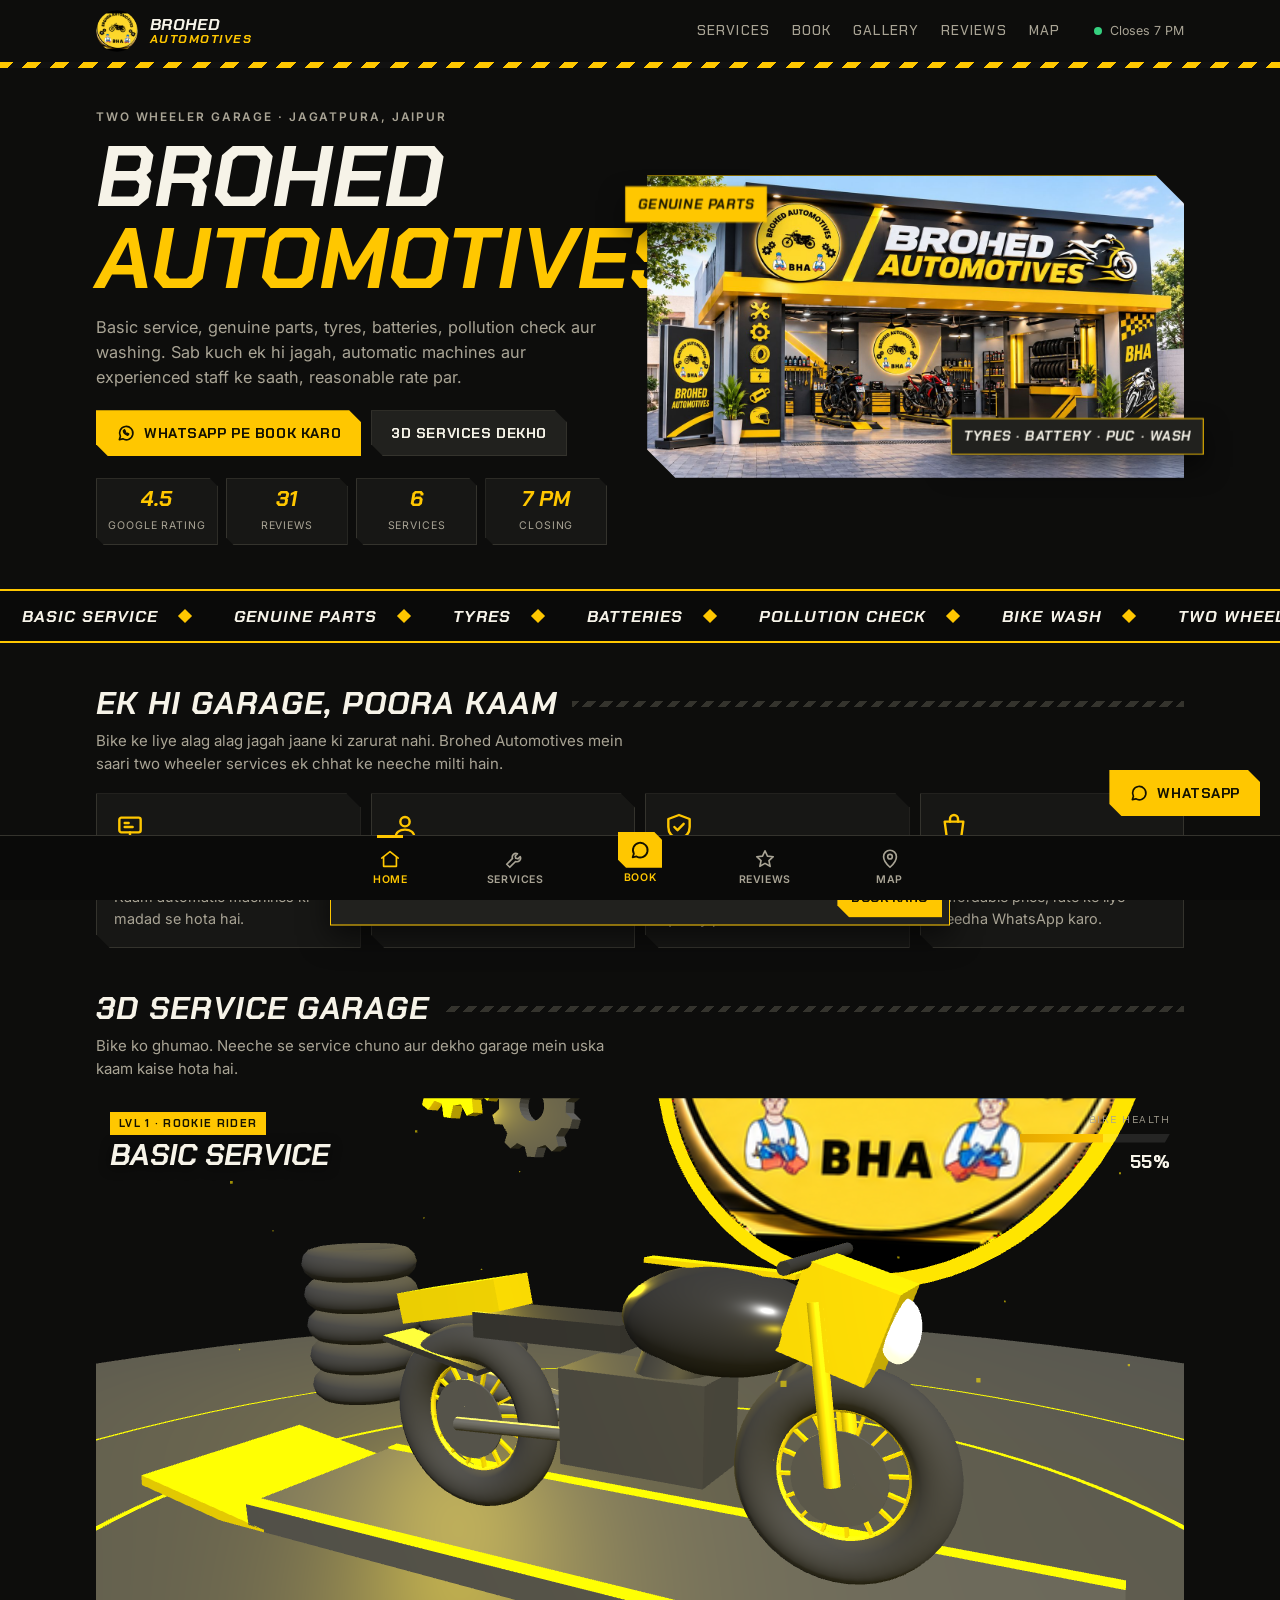
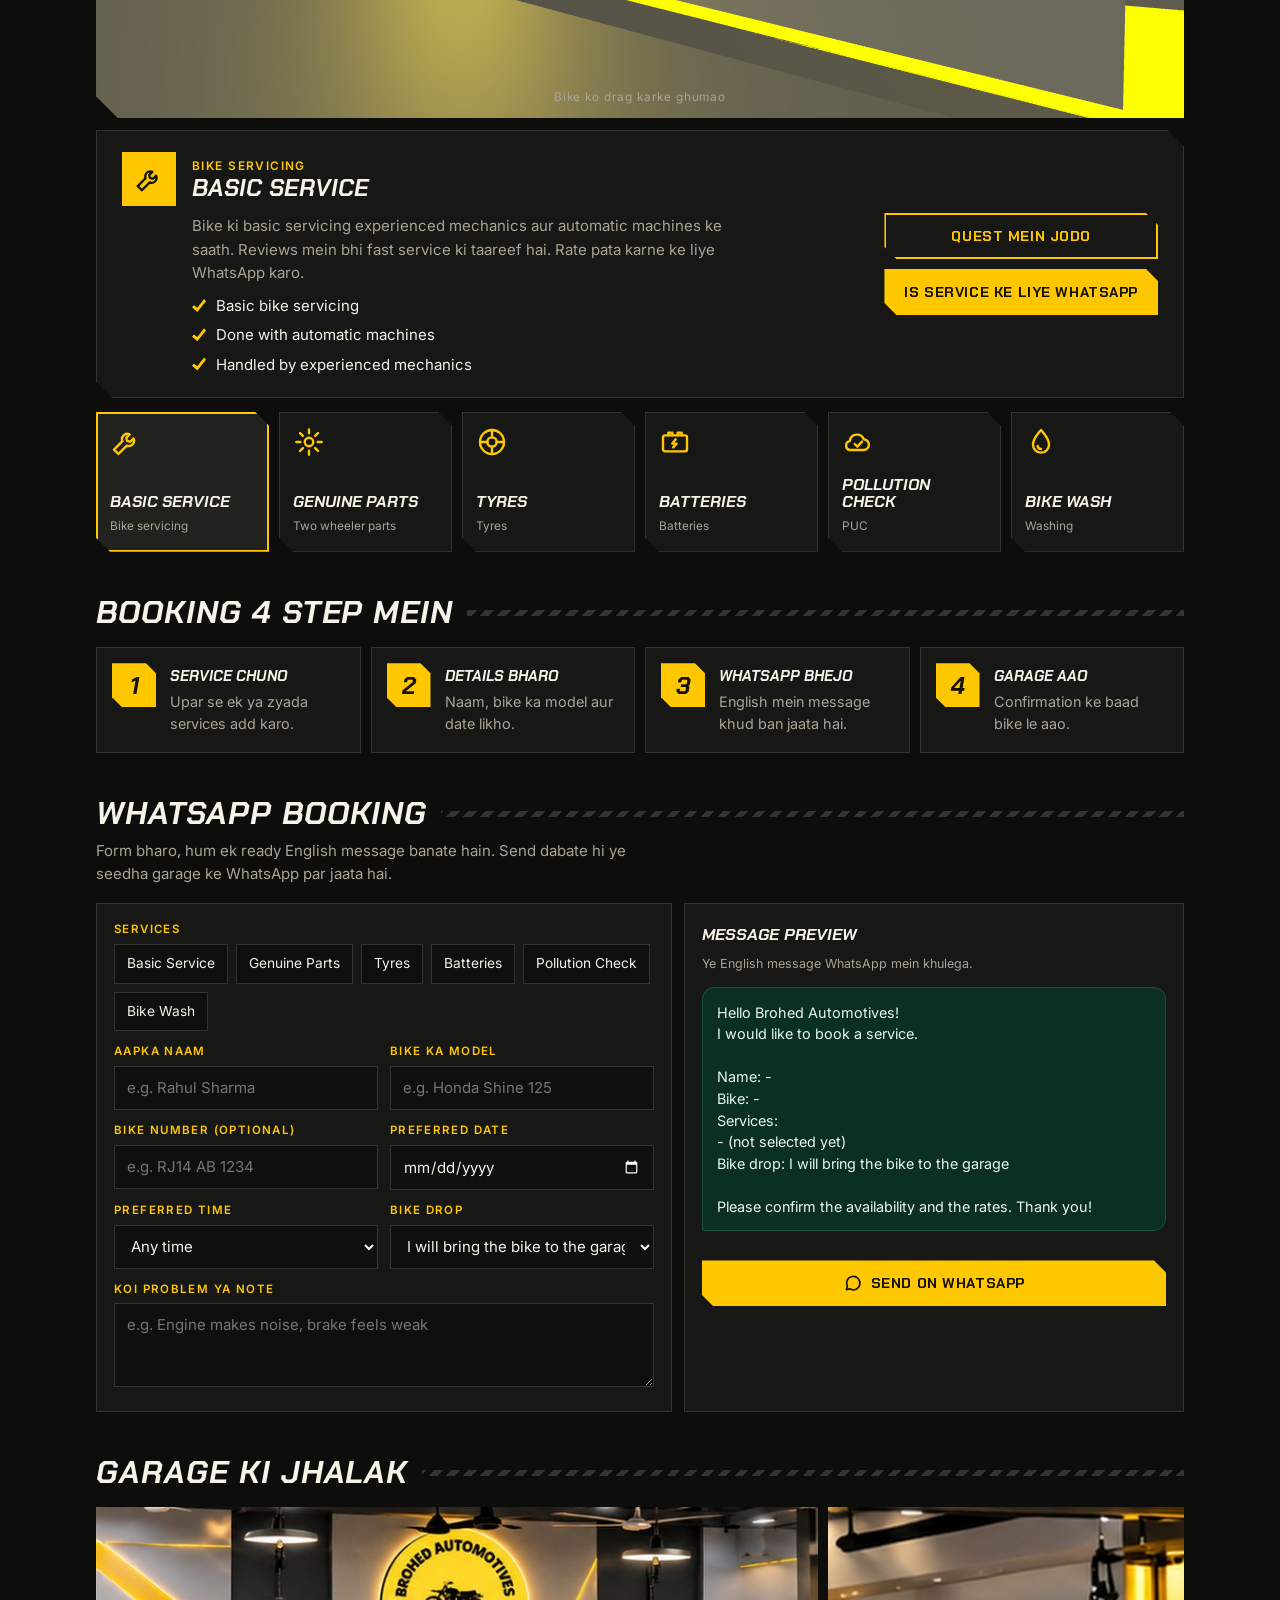
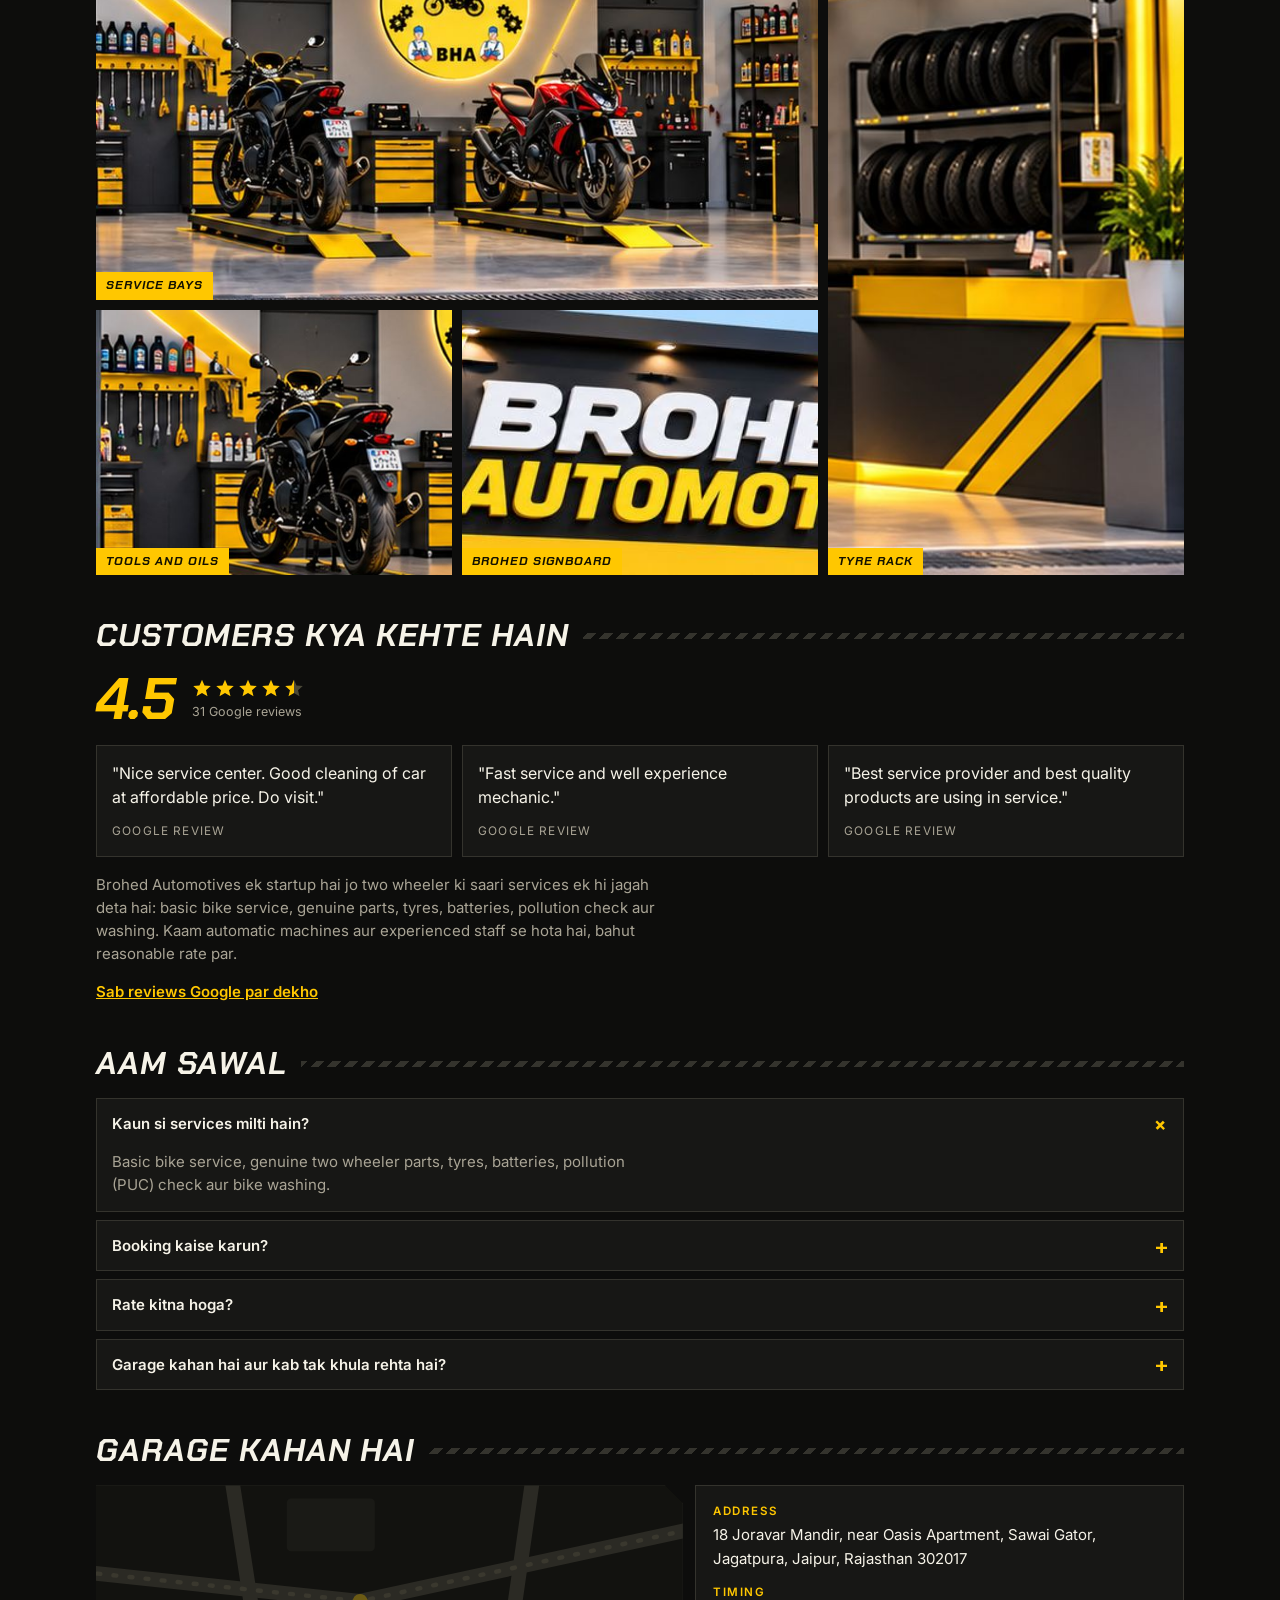
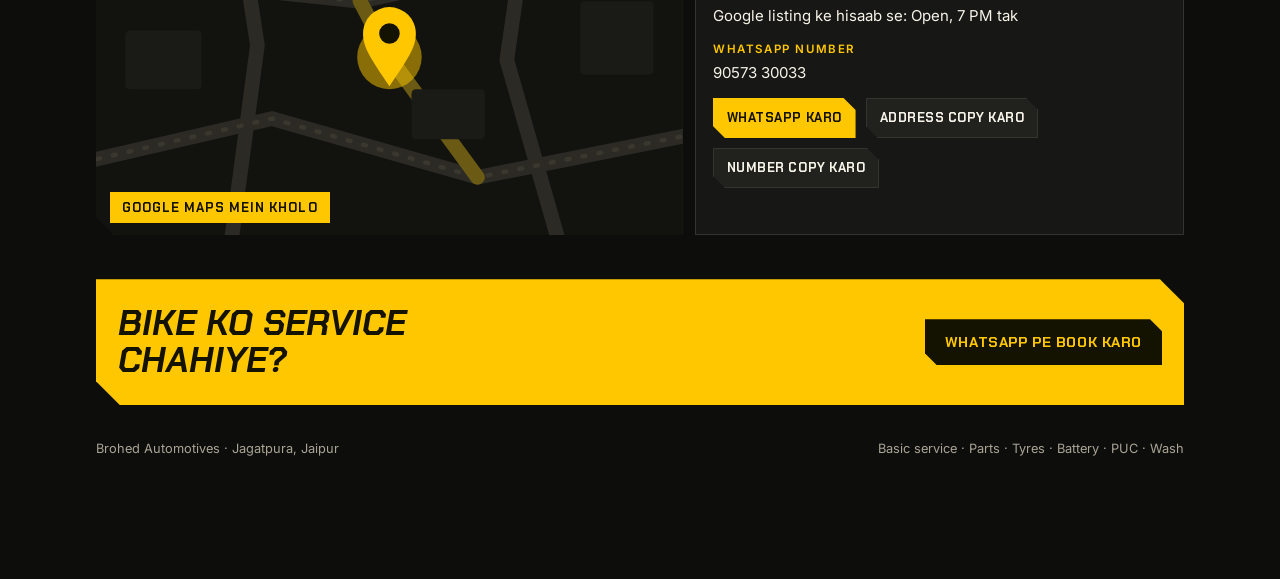
<file: index.html>
<!doctype html>
<html lang="en">
<head>
<meta charset="utf-8">
<meta name="viewport" content="width=device-width, initial-scale=1, viewport-fit=cover">
<title>Brohed Automotives | Two Wheeler Service Garage, Jagatpura Jaipur</title>
<meta name="description" content="Brohed Automotives, Jagatpura Jaipur: basic bike service, genuine two wheeler parts, tyres, batteries, pollution (PUC) check and washing at one place. Book on WhatsApp.">
<meta name="theme-color" content="#0d0d0c">
<meta property="og:type" content="website">
<meta property="og:title" content="Brohed Automotives | Two Wheeler Service Garage, Jagatpura Jaipur">
<meta property="og:description" content="Bike service, genuine parts, tyres, batteries, PUC and washing at one place. Book on WhatsApp.">
<link rel="icon" type="image/png" href="img/logo.png">
<link rel="apple-touch-icon" href="img/logo.png">
<link rel="preconnect" href="https://fonts.googleapis.com">
<link rel="preconnect" href="https://fonts.gstatic.com" crossorigin>
<link rel="stylesheet" href="https://fonts.googleapis.com/css2?family=Chakra+Petch:ital,wght@0,500;0,700;1,700&family=Inter:wght@400;500;600&display=swap">
<link rel="stylesheet" href="css/style.css">
<script type="application/ld+json">
{"@context":"https://schema.org","@type":"AutomotiveBusiness","name":"Brohed Automotives","description":"Two wheeler service garage: basic bike service, genuine parts, tyres, batteries, pollution check and washing.","telephone":"+919057330033","image":"img/shop.jpg","address":{"@type":"PostalAddress","streetAddress":"18 Joravar Mandir, near Oasis Apartment, Sawai Gator, Jagatpura","addressLocality":"Jaipur","addressRegion":"Rajasthan","postalCode":"302017","addressCountry":"IN"},"aggregateRating":{"@type":"AggregateRating","ratingValue":"4.5","reviewCount":"31"}}
</script>
</head>
<body>
<header class="appbar">
  <div class="wrap bar">
    <img class="logo" src="img/logo.png" alt="Brohed Automotives logo" width="42" height="42">
    <div class="brand"><b>BROHED</b><span>AUTOMOTIVES</span></div>
    <nav class="topnav" aria-label="Sections"><a href="#services">Services</a><a href="#book">Book</a><a href="#gallery">Gallery</a><a href="#reviews">Reviews</a><a href="#location">Map</a></nav>
    <div class="open"><i></i>Closes 7 PM</div>
  </div>
  <div class="hazard"></div>
</header>

<main>
  <section class="wrap hero" id="home">
    <div>
      <p class="eyebrow">Two wheeler garage · Jagatpura, Jaipur</p>
      <h1><span>BROHED</span><em>AUTOMOTIVES</em></h1>
      <p class="lead">Basic service, genuine parts, tyres, batteries, pollution check aur washing. Sab kuch ek hi jagah, automatic machines aur experienced staff ke saath, reasonable rate par.</p>
      <div class="cta">
        <a class="btn wa" id="waTop" href="#" target="_blank" rel="noopener"><svg viewBox="0 0 24 24" fill="none" stroke="currentColor" stroke-width="2" stroke-linecap="round" stroke-linejoin="round" aria-hidden="true"><path d="M4 20l1.3-4A8 8 0 1 1 8.2 19z"/><path d="M9 9.5c.3 2.2 2.3 4.2 5 5l1.2-1.3-2-1-.8.7c-.8-.4-1.5-1.1-1.9-1.9l.7-.8-1-2z"/></svg>WhatsApp pe book karo</a>
        <a class="btn ghost" href="#services">3D services dekho</a>
      </div>
      <div class="chips">
        <div class="chip"><b>4.5</b><small>Google rating</small></div>
        <div class="chip"><b data-count="31">31</b><small>Reviews</small></div>
        <div class="chip"><b data-count="6">6</b><small>Services</small></div>
        <div class="chip"><b>7 PM</b><small>Closing</small></div>
      </div>
    </div>
    <div class="shot" id="shot">
      <div class="shot-in" id="shotIn">
        <div class="frame"><img src="img/shop.jpg" alt="Brohed Automotives garage front with black and yellow signboard, two bikes on lifts and a tyre rack" width="1400" height="788"></div>
        <div class="badge3d b1">Genuine parts</div>
        <div class="badge3d b2">Tyres · Battery · PUC · Wash</div>
      </div>
    </div>
  </section>

  <div class="ticker" aria-hidden="true">
    <div class="ticker-track" id="ticker"></div>
  </div>

  <section class="wrap sec" id="why">
    <h2 class="sec-title">Ek hi garage, poora kaam</h2>
    <p class="sec-sub">Bike ke liye alag alag jagah jaane ki zarurat nahi. Brohed Automotives mein saari two wheeler services ek chhat ke neeche milti hain.</p>
    <div class="why">
      <div><svg viewBox="0 0 24 24" fill="none" stroke="currentColor" stroke-width="1.8" stroke-linecap="round" stroke-linejoin="round" aria-hidden="true"><rect x="4" y="5" width="16" height="11" rx="1.5"/><path d="M8 20h8M12 16v4M8 9h3M8 12h6"/></svg><b>Automatic machines</b><p>Kaam automatic machines ki madad se hota hai.</p></div>
      <div><svg viewBox="0 0 24 24" fill="none" stroke="currentColor" stroke-width="1.8" stroke-linecap="round" stroke-linejoin="round" aria-hidden="true"><circle cx="12" cy="8" r="3.5"/><path d="M5 20c0-4 3-6 7-6s7 2 7 6"/></svg><b>Experienced staff</b><p>Experienced mechanics, jinki reviews mein taareef hui hai.</p></div>
      <div><svg viewBox="0 0 24 24" fill="none" stroke="currentColor" stroke-width="1.8" stroke-linecap="round" stroke-linejoin="round" aria-hidden="true"><path d="M12 3l8 3v6c0 4.5-3.2 7.8-8 9-4.8-1.2-8-4.5-8-9V6z"/><path d="M8.5 12l2.4 2.4 4.6-4.8"/></svg><b>Genuine parts</b><p>Genuine two wheeler parts aur quality products.</p></div>
      <div><svg viewBox="0 0 24 24" fill="none" stroke="currentColor" stroke-width="1.8" stroke-linecap="round" stroke-linejoin="round" aria-hidden="true"><path d="M5 8h14l-1.5 11h-11z"/><path d="M9 8V6a3 3 0 0 1 6 0v2"/></svg><b>Reasonable rate</b><p>Affordable price, rate ke liye seedha WhatsApp karo.</p></div>
    </div>
  </section>

  <section class="wrap sec" id="services">
    <h2 class="sec-title">3D service garage</h2>
    <p class="sec-sub">Bike ko ghumao. Neeche se service chuno aur dekho garage mein uska kaam kaise hota hai.</p>
    <div class="stage" id="stage">
      <canvas id="gl" aria-label="3D bike garage. Drag to rotate."></canvas>
      <div class="hud hud-l"><span class="lvl" id="lvl">LVL 1 · Rookie Rider</span><strong id="hudName">Basic Service</strong></div>
      <div class="hud hud-r"><span>BIKE HEALTH</span><div class="meter"><i id="meterFill"></i></div><b id="meterNum">55%</b></div>
      <div class="hint" id="hint">Bike ko drag karke ghumao</div>
      <div class="nogl-msg"><img id="noglLogo" alt="" width="120" height="120"><p>3D garage is device par nahi chal paya. Neeche se services chuno aur WhatsApp pe book karo.</p></div>
    </div>
    <div class="sheet" id="sheet" aria-live="polite"></div>
    <div class="cards" id="cards"></div>
  </section>

  <section class="wrap sec" id="process">
    <h2 class="sec-title">Booking 4 step mein</h2>
    <div class="steps">
      <div class="step"><b>Service chuno</b><p>Upar se ek ya zyada services add karo.</p></div>
      <div class="step"><b>Details bharo</b><p>Naam, bike ka model aur date likho.</p></div>
      <div class="step"><b>WhatsApp bhejo</b><p>English mein message khud ban jaata hai.</p></div>
      <div class="step"><b>Garage aao</b><p>Confirmation ke baad bike le aao.</p></div>
    </div>
  </section>

  <section class="wrap sec" id="book">
    <h2 class="sec-title">WhatsApp booking</h2>
    <p class="sec-sub">Form bharo, hum ek ready English message banate hain. Send dabate hi ye seedha garage ke WhatsApp par jaata hai.</p>
    <div class="book">
      <form class="form" id="bookForm" autocomplete="off" novalidate>
        <div class="fld full"><span class="lab">Services</span><div class="pickers" id="pickers"></div></div>
        <div class="fld"><label for="fName">Aapka naam</label><input id="fName" type="text" placeholder="e.g. Rahul Sharma"></div>
        <div class="fld"><label for="fBike">Bike ka model</label><input id="fBike" type="text" placeholder="e.g. Honda Shine 125"></div>
        <div class="fld"><label for="fReg">Bike number (optional)</label><input id="fReg" type="text" placeholder="e.g. RJ14 AB 1234"></div>
        <div class="fld"><label for="fDate">Preferred date</label><input id="fDate" type="date"></div>
        <div class="fld"><label for="fTime">Preferred time</label>
          <select id="fTime"><option value="">Any time</option><option>Morning (9 AM - 12 PM)</option><option>Afternoon (12 PM - 4 PM)</option><option>Evening (4 PM - 7 PM)</option></select></div>
        <div class="fld"><label for="fPick">Bike drop</label>
          <select id="fPick"><option>I will bring the bike to the garage</option><option>Please ask about pickup</option></select></div>
        <div class="fld full"><label for="fNote">Koi problem ya note</label><textarea id="fNote" placeholder="e.g. Engine makes noise, brake feels weak"></textarea></div>
      </form>
      <div class="preview">
        <h3>Message preview</h3>
        <small>Ye English message WhatsApp mein khulega.</small>
        <div class="bubble" id="bubble"></div>
        <div class="err" id="err" role="alert"></div>
        <a class="btn wa" id="waSend" href="#" target="_blank" rel="noopener"><svg viewBox="0 0 24 24" fill="none" stroke="currentColor" stroke-width="2" stroke-linecap="round" stroke-linejoin="round" aria-hidden="true"><path d="M4 20l1.3-4A8 8 0 1 1 8.2 19z"/></svg>Send on WhatsApp</a>
      </div>
    </div>
  </section>

  <section class="wrap sec" id="gallery">
    <h2 class="sec-title">Garage ki jhalak</h2>
    <div class="gal">
      <figure class="g1"><img src="img/g-bays.jpg" alt="Two bikes on service lifts inside the garage" loading="lazy"><figcaption>Service bays</figcaption></figure>
      <figure class="g2"><img src="img/g-tyres.jpg" alt="Tyre rack and reception counter" loading="lazy"><figcaption>Tyre rack</figcaption></figure>
      <figure class="g3"><img src="img/g-tools.jpg" alt="Tool cabinets and oils on the garage wall" loading="lazy"><figcaption>Tools and oils</figcaption></figure>
      <figure class="g4"><img src="img/g-sign.jpg" alt="Brohed Automotives signboard" loading="lazy"><figcaption>Brohed signboard</figcaption></figure>
    </div>
  </section>

  <section class="wrap sec" id="reviews">
    <h2 class="sec-title">Customers kya kehte hain</h2>
    <div class="rating">
      <div class="num">4.5</div>
      <div>
        <div class="stars" aria-label="4.5 out of 5 stars">
          <svg viewBox="0 0 24 24" fill="currentColor"><path d="M12 2l3 6.9 7.5.7-5.7 5 1.8 7.4L12 18l-6.6 4 1.8-7.4-5.7-5 7.5-.7z"/></svg>
          <svg viewBox="0 0 24 24" fill="currentColor"><path d="M12 2l3 6.9 7.5.7-5.7 5 1.8 7.4L12 18l-6.6 4 1.8-7.4-5.7-5 7.5-.7z"/></svg>
          <svg viewBox="0 0 24 24" fill="currentColor"><path d="M12 2l3 6.9 7.5.7-5.7 5 1.8 7.4L12 18l-6.6 4 1.8-7.4-5.7-5 7.5-.7z"/></svg>
          <svg viewBox="0 0 24 24" fill="currentColor"><path d="M12 2l3 6.9 7.5.7-5.7 5 1.8 7.4L12 18l-6.6 4 1.8-7.4-5.7-5 7.5-.7z"/></svg>
          <svg viewBox="0 0 24 24" aria-hidden="true"><defs><linearGradient id="half"><stop offset="50%" stop-color="currentColor"/><stop offset="50%" stop-color="#4a4837"/></linearGradient></defs><path fill="url(#half)" d="M12 2l3 6.9 7.5.7-5.7 5 1.8 7.4L12 18l-6.6 4 1.8-7.4-5.7-5 7.5-.7z"/></svg>
        </div>
        <small>31 Google reviews</small>
      </div>
    </div>
    <div class="quotes">
      <blockquote class="quote"><p>"Nice service center. Good cleaning of car at affordable price. Do visit."</p><cite>Google review</cite></blockquote>
      <blockquote class="quote"><p>"Fast service and well experience mechanic."</p><cite>Google review</cite></blockquote>
      <blockquote class="quote"><p>"Best service provider and best quality products are using in service."</p><cite>Google review</cite></blockquote>
    </div>
    <p class="about">Brohed Automotives ek startup hai jo two wheeler ki saari services ek hi jagah deta hai: basic bike service, genuine parts, tyres, batteries, pollution check aur washing. Kaam automatic machines aur experienced staff se hota hai, bahut reasonable rate par.</p>
    <a class="textlink" href="https://share.google/7j4njs6KCoO7Ocdc9" target="_blank" rel="noopener">Sab reviews Google par dekho</a>
  </section>

  <section class="wrap sec" id="faq">
    <h2 class="sec-title">Aam sawal</h2>
    <div class="faq">
      <details open><summary>Kaun si services milti hain?</summary><p>Basic bike service, genuine two wheeler parts, tyres, batteries, pollution (PUC) check aur bike washing.</p></details>
      <details><summary>Booking kaise karun?</summary><p>Upar WhatsApp booking form bharo. English mein ready message banega, bas Send dabana hai. Garage confirm karega aur aap bike le aao.</p></details>
      <details><summary>Rate kitna hoga?</summary><p>Rate bike ke model aur kaam par depend karta hai. WhatsApp par bike ka model bhejo, garage aapko rate batayega.</p></details>
      <details><summary>Garage kahan hai aur kab tak khula rehta hai?</summary><p>18 Joravar Mandir, near Oasis Apartment, Sawai Gator, Jagatpura, Jaipur 302017. Google listing ke hisaab se shaam 7 baje tak khula rehta hai.</p></details>
    </div>
  </section>

  <section class="wrap sec" id="location">
    <h2 class="sec-title">Garage kahan hai</h2>
    <div class="mapgrid">
      <a class="mapcard" href="https://share.google/7j4njs6KCoO7Ocdc9" target="_blank" rel="noopener" aria-label="Google Maps mein Brohed Automotives kholo">
        <svg viewBox="0 0 400 260" preserveAspectRatio="xMidYMid slice" aria-hidden="true">
          <rect width="400" height="260" fill="#12120f"/>
          <g stroke="#2b2a24" stroke-width="10" fill="none" stroke-linecap="round">
            <path d="M-10 70 L180 90 L410 40"/>
            <path d="M-10 200 L120 170 L260 210 L410 180"/>
            <path d="M90 -10 L110 120 L90 270"/>
            <path d="M300 -10 L280 130 L320 270"/>
          </g>
          <g stroke="#3a382e" stroke-width="3" fill="none" stroke-linecap="round" stroke-dasharray="2 9">
            <path d="M-10 70 L180 90 L410 40"/>
            <path d="M-10 200 L120 170 L260 210 L410 180"/>
          </g>
          <path d="M180 90 L200 128 L260 210" stroke="#6b5a14" stroke-width="10" fill="none" stroke-linecap="round" stroke-linejoin="round"/>
          <g fill="#1a1a16"><rect x="130" y="20" width="60" height="36" rx="3"/><rect x="215" y="150" width="50" height="34" rx="3"/><rect x="330" y="90" width="50" height="50" rx="3"/><rect x="20" y="110" width="52" height="40" rx="3"/></g>
          <circle class="pin-pulse" cx="200" cy="128" r="22" fill="#ffc700" opacity=".5"/>
          <path d="M200 148 C188 130 182 122 182 112 a18 18 0 1 1 36 0 c0 10 -6 18 -18 36z" fill="#ffc700"/>
          <circle cx="200" cy="112" r="7" fill="#141200"/>
        </svg>
        <span class="tip">Google Maps mein kholo</span>
      </a>
      <div class="info">
        <dl>
          <div><dt>Address</dt><dd id="addr">18 Joravar Mandir, near Oasis Apartment, Sawai Gator, Jagatpura, Jaipur, Rajasthan 302017</dd></div>
          <div><dt>Timing</dt><dd>Google listing ke hisaab se: Open, 7 PM tak</dd></div>
          <div><dt>WhatsApp number</dt><dd id="num">90573 30033</dd></div>
        </dl>
        <div class="row">
          <a class="btn wa small" id="waInfo" href="#" target="_blank" rel="noopener">WhatsApp karo</a>
          <button class="btn ghost small" id="copyAddr" type="button">Address copy karo</button>
          <button class="btn ghost small" id="copyNum" type="button">Number copy karo</button>
        </div>
        <div class="toast" id="toast" role="status"></div>
      </div>
    </div>

    <div class="band">
      <h2>Bike ko service chahiye?</h2>
      <a class="btn" id="waBand" href="#" target="_blank" rel="noopener">WhatsApp pe book karo</a>
    </div>
    <footer><span>Brohed Automotives · Jagatpura, Jaipur</span><span>Basic service · Parts · Tyres · Battery · PUC · Wash</span></footer>
  </section>
</main>

<a class="btn wa fab" id="waFab" href="#" target="_blank" rel="noopener"><svg viewBox="0 0 24 24" fill="none" stroke="currentColor" stroke-width="2" stroke-linecap="round" stroke-linejoin="round" aria-hidden="true"><path d="M4 20l1.3-4A8 8 0 1 1 8.2 19z"/></svg>WhatsApp</a>

<div class="questbar" id="questbar">
  <div class="qb">
    <span id="qbText"></span>
    <a class="btn wa small" href="#book">Book karo</a>
  </div>
</div>

<nav class="tabbar" aria-label="Main">
  <div class="tabs">
    <a class="tab active" href="#home" data-s="home"><svg viewBox="0 0 24 24" fill="none" stroke="currentColor" stroke-width="1.8" stroke-linecap="round" stroke-linejoin="round" aria-hidden="true"><path d="M3 11l9-7 9 7"/><path d="M5 10v10h14V10"/></svg>Home</a>
    <a class="tab" href="#services" data-s="services"><svg viewBox="0 0 24 24" fill="none" stroke="currentColor" stroke-width="1.8" stroke-linecap="round" stroke-linejoin="round" aria-hidden="true"><path d="M14.7 6.3a4 4 0 0 0-5.4 5.1L3 17.7 6.3 21l6.3-6.3a4 4 0 0 0 5.1-5.4l-2.5 2.5-2.4-.6-.6-2.4z"/></svg>Services</a>
    <a class="tab book-tab" href="#book" data-s="book" aria-label="Book now"><span class="pill"><svg viewBox="0 0 24 24" fill="none" stroke="currentColor" stroke-width="2" stroke-linecap="round" stroke-linejoin="round" aria-hidden="true"><path d="M4 20l1.3-4A8 8 0 1 1 8.2 19z"/></svg></span>Book</a>
    <a class="tab" href="#reviews" data-s="reviews"><svg viewBox="0 0 24 24" fill="none" stroke="currentColor" stroke-width="1.8" stroke-linejoin="round" aria-hidden="true"><path d="M12 3l2.7 5.8 6.3.7-4.7 4.3 1.3 6.2L12 16.8 6.4 20l1.3-6.2L3 9.5l6.3-.7z"/></svg>Reviews</a>
    <a class="tab" href="#location" data-s="location"><svg viewBox="0 0 24 24" fill="none" stroke="currentColor" stroke-width="1.8" stroke-linecap="round" stroke-linejoin="round" aria-hidden="true"><path d="M12 21s7-6.2 7-11.5A7 7 0 0 0 5 9.5C5 14.8 12 21 12 21z"/><circle cx="12" cy="9.5" r="2.5"/></svg>Map</a>
  </div>
</nav>

<script src="js/three.min.js"></script>
<script src="js/app.js"></script>
</body>
</html>
</file>
<file: css/style.css>
/* Layout concept: a phone-app garage. Hazard-striped app bar, hero with the real storefront in a tilting 3D frame, a ticker, a 3D lift-bay stage with game HUD and service quests, booking form that writes an English WhatsApp message, gallery, reviews, FAQ and map. One deliberate dark look taken from the shop's black and yellow signage. */
:root{
  --bg:#0d0d0c;
  --panel:#171715;
  --panel-2:#21211e;
  --line:#34332d;
  --yellow:#ffc700;
  --yellow-ink:#141200;
  --fg:#f6f3e8;
  --muted:#a9a495;
  --go:#35d07f;
  --bad:#ff7a59;
  --font-display:'Chakra Petch','Arial Narrow',system-ui,sans-serif;
  --font-body:'Inter',system-ui,-apple-system,'Segoe UI',sans-serif;
  color-scheme:dark;
}
:root{padding-top:env(safe-area-inset-top,0px);padding-bottom:env(safe-area-inset-bottom,0px)}
*,*::before,*::after{box-sizing:border-box}
img{max-width:100%}
[hidden]{display:none!important}
html{scroll-behavior:smooth}
body{margin:0;background:var(--bg);color:var(--fg);font-family:var(--font-body);font-size:15px;line-height:1.55;padding-bottom:150px;overflow-x:hidden}
body::before{content:"";position:fixed;inset:0 0 auto;height:env(safe-area-inset-top,0px);background:var(--bg);z-index:60}
h1,h2,h3,p,ul{margin:0}
a{color:inherit}
button,input,select,textarea{font:inherit;color:inherit}
:focus-visible{outline:2px solid var(--yellow);outline-offset:3px}

.wrap{max-width:1120px;margin:0 auto;padding-left:max(16px,env(safe-area-inset-left,0px));padding-right:max(16px,env(safe-area-inset-right,0px))}
.sec{padding-top:44px}
.sec-title{font-family:var(--font-display);font-style:italic;font-weight:700;text-transform:uppercase;font-size:clamp(1.3rem,4.4vw,2rem);line-height:1.05;letter-spacing:.03em;display:flex;align-items:center;gap:14px;text-wrap:balance}
.sec-title::after{content:"";flex:1;min-width:24px;height:6px;background:repeating-linear-gradient(-45deg,var(--line) 0 6px,transparent 6px 12px)}
.sec-sub{color:var(--muted);max-width:60ch;margin-top:8px}
.eyebrow{font-size:.74rem;letter-spacing:.16em;text-transform:uppercase;color:var(--muted);font-weight:600}

/* app bar */
.appbar{position:sticky;top:env(safe-area-inset-top,0px);z-index:50;background:var(--bg)}
.bar{display:flex;align-items:center;gap:12px;padding-block:10px}
.logo{width:42px;height:42px;border-radius:50%;flex:none;display:block}
.brand{display:flex;flex-direction:column;line-height:1;font-family:var(--font-display);font-style:italic;font-weight:700;letter-spacing:.02em;min-width:0}
.brand b{font-size:1.05rem}
.brand span{font-size:.78rem;color:var(--yellow);letter-spacing:.12em}
.topnav{display:none;margin-left:auto;gap:22px;font-family:var(--font-display);font-weight:500;font-size:.86rem;letter-spacing:.08em;text-transform:uppercase}
.topnav a{text-decoration:none;color:var(--muted)}
.topnav a:hover{color:var(--yellow)}
.open{margin-left:auto;display:flex;align-items:center;gap:8px;font-size:.78rem;color:var(--muted);white-space:nowrap}
.open i{width:8px;height:8px;border-radius:50%;background:var(--go);animation:pulse 2s infinite}
@keyframes pulse{0%{box-shadow:0 0 0 0 rgba(53,208,127,.6)}70%,100%{box-shadow:0 0 0 8px rgba(53,208,127,0)}}
.hazard{height:6px;background:repeating-linear-gradient(-45deg,var(--yellow) 0 10px,#111 10px 20px)}

/* buttons */
.btn{display:inline-flex;align-items:center;justify-content:center;gap:8px;min-height:46px;padding:0 20px;font-family:var(--font-display);font-weight:700;letter-spacing:.04em;text-transform:uppercase;font-size:.9rem;text-decoration:none;border:0;cursor:pointer;clip-path:polygon(0 0,calc(100% - 12px) 0,100% 12px,100% 100%,12px 100%,0 calc(100% - 12px));transition:background .2s,transform .2s}
.btn svg{width:20px;height:20px;flex:none}
.btn.wa{background:var(--yellow);color:var(--yellow-ink)}
.btn.wa:hover{background:#ffd633;transform:translateY(-2px)}
.btn.ghost{background:var(--panel-2);color:var(--fg);box-shadow:inset 0 0 0 1px var(--line)}
.btn.ghost:hover{background:#2a2a26}
.btn.add{background:transparent;color:var(--yellow);box-shadow:inset 0 0 0 2px var(--yellow)}
.btn.add[aria-pressed="true"]{background:var(--yellow);color:var(--yellow-ink)}
.btn.small{min-height:40px;padding:0 14px;font-size:.8rem}

/* hero */
.hero{display:grid;grid-template-columns:minmax(0,1fr);gap:28px;padding-top:26px;align-items:center}
h1{font-family:var(--font-display);font-style:italic;font-weight:700;line-height:.95;margin-top:10px;font-size:clamp(2.5rem,11vw,5.4rem);text-wrap:balance}
h1 span{display:block}
h1 em{display:block;font-style:italic;color:var(--yellow)}
.lead{max-width:54ch;margin-top:14px;color:var(--muted);font-size:1.02rem}
.cta{display:flex;flex-wrap:wrap;gap:10px;margin-top:20px}
.chips{display:grid;grid-template-columns:repeat(4,minmax(0,1fr));gap:8px;margin-top:22px}
.chip{background:var(--panel);padding:10px 8px;text-align:center;box-shadow:inset 0 0 0 1px var(--line);clip-path:polygon(0 0,calc(100% - 8px) 0,100% 8px,100% 100%,8px 100%,0 calc(100% - 8px))}
.chip b{display:block;font-family:var(--font-display);font-style:italic;font-size:1.35rem;line-height:1.1;color:var(--yellow);font-variant-numeric:tabular-nums}
.chip small{font-size:.66rem;letter-spacing:.08em;text-transform:uppercase;color:var(--muted)}

.shot{perspective:1100px}
.shot-in{position:relative;transform-style:preserve-3d;transform:rotateX(var(--rx,0deg)) rotateY(var(--ry,0deg));transition:transform .25s ease-out;animation:floaty 7s ease-in-out infinite}
@keyframes floaty{0%,100%{translate:0 0}50%{translate:0 -8px}}
.frame{display:block;overflow:hidden;background:#000;clip-path:polygon(0 0,calc(100% - 28px) 0,100% 28px,100% 100%,28px 100%,0 calc(100% - 28px));box-shadow:0 0 0 2px var(--yellow)}
.frame img{display:block;width:100%;height:auto;aspect-ratio:1400/788;object-fit:cover}
.badge3d{position:absolute;transform:translateZ(60px);background:var(--yellow);color:var(--yellow-ink);font-family:var(--font-display);font-weight:700;font-style:italic;font-size:.82rem;letter-spacing:.06em;padding:7px 12px;text-transform:uppercase;box-shadow:0 12px 24px rgba(0,0,0,.55)}
.badge3d.b1{left:-6px;top:18px}
.badge3d.b2{right:-4px;bottom:30px;background:var(--panel-2);color:var(--fg);box-shadow:inset 0 0 0 1px var(--yellow),0 12px 24px rgba(0,0,0,.55)}

/* ticker */
.ticker{margin-top:44px;border-block:2px solid var(--yellow);background:#0a0a09;overflow:hidden;white-space:nowrap}
.ticker-track{display:inline-flex;animation:tick 28s linear infinite}
.ticker span{font-family:var(--font-display);font-style:italic;font-weight:700;text-transform:uppercase;letter-spacing:.06em;font-size:1.05rem;padding:12px 22px;display:inline-flex;align-items:center;gap:22px}
.ticker span::after{content:"";width:10px;height:10px;background:var(--yellow);transform:rotate(45deg)}
@keyframes tick{to{transform:translateX(-50%)}}

/* why */
.why{display:grid;grid-template-columns:repeat(auto-fit,minmax(200px,1fr));gap:10px;margin-top:18px}
.why div{background:var(--panel);padding:18px;box-shadow:inset 0 0 0 1px var(--line);clip-path:polygon(0 0,calc(100% - 14px) 0,100% 14px,100% 100%,14px 100%,0 calc(100% - 14px));display:flex;flex-direction:column;gap:8px}
.why svg{width:32px;height:32px;color:var(--yellow)}
.why b{font-family:var(--font-display);font-style:italic;text-transform:uppercase;font-size:1.05rem}
.why p{color:var(--muted);font-size:.9rem}

/* 3d stage */
.stage{position:relative;height:clamp(360px,60vw,620px);margin-top:18px;overflow:hidden;background:radial-gradient(120% 90% at 50% 100%,#2a2400 0,#0d0d0c 62%);clip-path:polygon(0 0,calc(100% - 22px) 0,100% 22px,100% 100%,22px 100%,0 calc(100% - 22px))}
.stage canvas{position:absolute;inset:0;width:100%;height:100%;display:block;touch-action:pan-y;cursor:grab}
.stage.dragging canvas{cursor:grabbing}
.hud{position:absolute;pointer-events:none;font-family:var(--font-display)}
.hud-l{left:14px;top:14px;display:flex;flex-direction:column;gap:4px;max-width:62%}
.lvl{align-self:flex-start;background:var(--yellow);color:var(--yellow-ink);font-weight:700;font-size:.68rem;letter-spacing:.12em;padding:3px 9px;text-transform:uppercase}
.hud-l strong{font-size:clamp(1.15rem,4.6vw,1.9rem);font-style:italic;text-transform:uppercase;line-height:1.05;text-shadow:0 2px 12px rgba(0,0,0,.8)}
.hud-r{right:14px;top:14px;width:min(150px,34%);display:flex;flex-direction:column;gap:5px;font-size:.66rem;letter-spacing:.14em;color:var(--muted);text-align:right}
.meter{height:9px;background:rgba(255,255,255,.1);overflow:hidden;clip-path:polygon(0 0,100% 0,calc(100% - 5px) 100%,0 100%)}
.meter i{display:block;height:100%;width:55%;background:linear-gradient(90deg,#e6a800,var(--yellow));transition:width .6s cubic-bezier(.2,.8,.2,1)}
.hud-r b{font-size:1.15rem;color:var(--fg);letter-spacing:.02em;font-variant-numeric:tabular-nums}
.hint{position:absolute;left:0;right:0;bottom:12px;text-align:center;font-size:.74rem;letter-spacing:.08em;color:var(--muted);pointer-events:none;transition:opacity .5s}
.hint.gone{opacity:0}
.nogl-msg{display:none;position:absolute;inset:0;align-items:center;justify-content:center;flex-direction:column;gap:12px;text-align:center;padding:24px;color:var(--muted)}
.nogl-msg img{width:120px;height:120px}
.stage.nogl .nogl-msg{display:flex}
.stage.nogl canvas,.stage.nogl .hint{display:none}

/* service sheet */
.sheet{margin-top:12px;background:var(--panel);display:grid;grid-template-columns:auto minmax(0,1fr);gap:8px 16px;align-items:center;padding:18px;clip-path:polygon(0 0,calc(100% - 16px) 0,100% 16px,100% 100%,16px 100%,0 calc(100% - 16px));box-shadow:inset 0 0 0 1px var(--line)}
.sheet .ico{width:54px;height:54px;display:grid;place-items:center;background:var(--yellow);color:var(--yellow-ink)}
.sheet .ico svg{width:30px;height:30px}
.sheet h2{font-family:var(--font-display);font-style:italic;font-size:1.5rem;line-height:1.1;text-transform:uppercase}
.sheet .tag{font-size:.74rem;letter-spacing:.12em;text-transform:uppercase;color:var(--yellow);font-weight:600}
.sheet .body{grid-column:1/-1;display:flex;flex-direction:column;gap:10px}
.sheet p.desc{color:var(--muted);max-width:62ch}
.sheet ul{list-style:none;padding:0;display:flex;flex-direction:column;gap:6px}
.sheet li{display:flex;gap:10px;align-items:flex-start}
.sheet li::before{content:"";flex:none;width:14px;height:14px;margin-top:4px;background:var(--yellow);clip-path:polygon(14% 52%,0 66%,38% 100%,100% 24%,86% 8%,38% 70%)}
.sheet .acts{grid-column:1/-1;display:flex;flex-wrap:wrap;gap:10px;margin-top:6px}

/* quest cards */
.cards{display:grid;grid-template-columns:repeat(auto-fit,minmax(150px,1fr));gap:10px;margin-top:14px}
.card{position:relative;text-align:left;background:var(--panel);border:0;padding:14px 14px 16px;min-height:140px;display:flex;flex-direction:column;gap:6px;cursor:pointer;box-shadow:inset 0 0 0 1px var(--line);clip-path:polygon(0 0,calc(100% - 14px) 0,100% 14px,100% 100%,14px 100%,0 calc(100% - 14px));transition:background .2s,transform .2s}
.card:hover{background:var(--panel-2);transform:translateY(-3px)}
.card svg{width:32px;height:32px;color:var(--yellow);transform-origin:50% 50%}
.card b{font-family:var(--font-display);font-style:italic;text-transform:uppercase;font-size:1.02rem;line-height:1.1;margin-top:auto}
.card small{color:var(--muted);font-size:.74rem}
.card[aria-current="true"]{background:var(--panel-2);box-shadow:inset 0 0 0 2px var(--yellow)}
.card .chk{position:absolute;right:16px;top:10px;font-family:var(--font-display);font-weight:700;font-size:.64rem;letter-spacing:.1em;background:var(--yellow);color:var(--yellow-ink);padding:2px 6px;display:none}
.card.on .chk{display:block}
.card[data-id="service"] svg{animation:wig 2.6s ease-in-out infinite}
.card[data-id="parts"] svg{animation:spin 9s linear infinite}
.card[data-id="tyres"] svg{animation:spin 4s linear infinite}
.card[data-id="battery"] svg{animation:zap 1.8s ease-in-out infinite}
.card[data-id="pollution"] svg{animation:float 3s ease-in-out infinite}
.card[data-id="wash"] svg{animation:drip 2.2s ease-in-out infinite}
@keyframes spin{to{transform:rotate(360deg)}}
@keyframes wig{0%,100%{transform:rotate(-14deg)}50%{transform:rotate(14deg)}}
@keyframes zap{0%,100%{transform:scale(1);opacity:1}50%{transform:scale(1.18);opacity:.65}}
@keyframes float{0%,100%{transform:translateY(0)}50%{transform:translateY(-5px)}}
@keyframes drip{0%,100%{transform:translateY(0) scale(1)}45%{transform:translateY(5px) scale(.92,1.08)}}

/* process */
.steps{display:grid;grid-template-columns:repeat(auto-fit,minmax(210px,1fr));gap:10px;margin-top:18px;counter-reset:s}
.step{position:relative;background:var(--panel);padding:18px 18px 18px 74px;min-height:96px;box-shadow:inset 0 0 0 1px var(--line);counter-increment:s}
.step::before{content:counter(s);position:absolute;left:16px;top:16px;width:44px;height:44px;display:grid;place-items:center;background:var(--yellow);color:var(--yellow-ink);font-family:var(--font-display);font-style:italic;font-weight:700;font-size:1.5rem;clip-path:polygon(0 0,calc(100% - 10px) 0,100% 10px,100% 100%,10px 100%,0 calc(100% - 10px))}
.step b{font-family:var(--font-display);font-style:italic;text-transform:uppercase;display:block}
.step p{color:var(--muted);font-size:.9rem;margin-top:2px}

/* booking */
.book{display:grid;grid-template-columns:minmax(0,1fr);gap:12px;margin-top:18px}
.form,.preview{background:var(--panel);padding:18px;box-shadow:inset 0 0 0 1px var(--line)}
.form{display:grid;grid-template-columns:repeat(2,minmax(0,1fr));gap:12px}
.form .full{grid-column:1/-1}
.fld label,.fld .lab{display:block;font-size:.72rem;letter-spacing:.12em;text-transform:uppercase;color:var(--yellow);font-weight:600;margin-bottom:5px}
.fld input,.fld select,.fld textarea{width:100%;min-height:44px;background:#0f0f0d;border:1px solid var(--line);padding:9px 12px;border-radius:0}
.fld textarea{min-height:84px;resize:vertical}
.fld input:focus,.fld select:focus,.fld textarea:focus{border-color:var(--yellow);outline:none}
.pickers{display:flex;flex-wrap:wrap;gap:8px}
.pick{background:#0f0f0d;border:1px solid var(--line);padding:8px 12px;cursor:pointer;font-size:.86rem;transition:background .15s,color .15s}
.pick[aria-pressed="true"]{background:var(--yellow);color:var(--yellow-ink);border-color:var(--yellow);font-weight:600}
.err{color:var(--bad);font-size:.82rem;min-height:1.2em}
.preview h3{font-family:var(--font-display);font-style:italic;text-transform:uppercase;font-size:1.05rem;margin-bottom:4px}
.preview small{color:var(--muted)}
.bubble{margin-top:12px;background:#0b2f22;color:#e8f7ef;padding:14px 14px 12px;white-space:pre-wrap;word-break:break-word;font-size:.9rem;line-height:1.5;border-radius:12px 12px 12px 2px;border:1px solid #14543c;min-height:150px}
.preview .btn{margin-top:14px;width:100%}

/* gallery */
.gal{display:grid;grid-template-columns:repeat(2,minmax(0,1fr));gap:10px;margin-top:18px}
.gal figure{position:relative;margin:0;overflow:hidden;background:#000;min-height:150px}
.gal img{width:100%;height:100%;display:block;object-fit:cover;transition:transform .6s}
.gal figure:hover img{transform:scale(1.07)}
.gal figcaption{position:absolute;left:0;bottom:0;background:var(--yellow);color:var(--yellow-ink);font-family:var(--font-display);font-weight:700;font-style:italic;text-transform:uppercase;font-size:.78rem;letter-spacing:.08em;padding:4px 10px}
.gal .g1{grid-column:1/-1;aspect-ratio:16/8}
.gal .g2{aspect-ratio:3/4}
.gal .g3{aspect-ratio:3/4}
.gal .g4{grid-column:1/-1;aspect-ratio:16/5}

/* reviews */
.rating{display:flex;align-items:center;gap:16px;flex-wrap:wrap;margin-top:18px}
.rating .num{font-family:var(--font-display);font-style:italic;font-weight:700;font-size:3.6rem;line-height:1;color:var(--yellow);font-variant-numeric:tabular-nums}
.stars{display:flex;gap:3px;color:var(--yellow)}
.stars svg{width:20px;height:20px}
.rating small{display:block;color:var(--muted);margin-top:4px}
.quotes{display:grid;grid-template-columns:repeat(auto-fit,minmax(240px,1fr));gap:10px;margin-top:16px}
.quote{margin:0;background:var(--panel);padding:16px;box-shadow:inset 0 0 0 1px var(--line);display:flex;flex-direction:column;gap:12px;justify-content:space-between}
.quote p{font-size:1rem}
.quote cite{font-style:normal;font-size:.74rem;letter-spacing:.1em;text-transform:uppercase;color:var(--muted)}
.about{margin-top:16px;color:var(--muted);max-width:64ch}
.textlink{display:inline-block;margin-top:14px;color:var(--yellow);font-weight:600}

/* faq */
.faq{margin-top:18px;display:flex;flex-direction:column;gap:8px}
.faq details{background:var(--panel);box-shadow:inset 0 0 0 1px var(--line)}
.faq summary{cursor:pointer;list-style:none;padding:14px 48px 14px 16px;font-weight:600;position:relative}
.faq summary::-webkit-details-marker{display:none}
.faq summary::after{content:"+";position:absolute;right:16px;top:50%;translate:0 -50%;font-family:var(--font-display);font-size:1.5rem;color:var(--yellow);transition:rotate .2s}
.faq details[open] summary::after{rotate:45deg}
.faq details p{padding:0 16px 16px;color:var(--muted);max-width:64ch}

/* map */
.mapgrid{display:grid;grid-template-columns:minmax(0,1.2fr) minmax(0,1fr);gap:12px;margin-top:18px}
.mapcard{display:block;position:relative;min-height:280px;background:#12120f;overflow:hidden;text-decoration:none;box-shadow:inset 0 0 0 1px var(--line);clip-path:polygon(0 0,calc(100% - 18px) 0,100% 18px,100% 100%,18px 100%,0 calc(100% - 18px))}
.mapcard svg{position:absolute;inset:0;width:100%;height:100%}
.mapcard .tip{position:absolute;left:14px;bottom:12px;background:var(--yellow);color:var(--yellow-ink);font-family:var(--font-display);font-weight:700;font-size:.8rem;letter-spacing:.08em;text-transform:uppercase;padding:6px 12px}
.pin-pulse{transform-origin:200px 128px;animation:ping 2.2s ease-out infinite}
@keyframes ping{0%{transform:scale(.4);opacity:.9}100%{transform:scale(2.2);opacity:0}}
.info{background:var(--panel);padding:18px;box-shadow:inset 0 0 0 1px var(--line);display:flex;flex-direction:column;gap:14px}
.info dl{margin:0;display:flex;flex-direction:column;gap:14px}
.info dt{font-size:.72rem;letter-spacing:.14em;text-transform:uppercase;color:var(--yellow);font-weight:600}
.info dd{margin:2px 0 0}
.info .row{display:flex;flex-wrap:wrap;gap:10px}
.toast{font-size:.8rem;color:var(--go);min-height:1.2em}

/* cta band */
.band{margin-top:44px;background:var(--yellow);color:var(--yellow-ink);padding:26px 22px;display:flex;flex-wrap:wrap;gap:16px;align-items:center;justify-content:space-between;clip-path:polygon(0 0,calc(100% - 24px) 0,100% 24px,100% 100%,24px 100%,0 calc(100% - 24px))}
.band h2{font-family:var(--font-display);font-style:italic;text-transform:uppercase;font-size:clamp(1.4rem,5vw,2.2rem);line-height:1.05;max-width:20ch}
.band .btn{background:var(--yellow-ink);color:var(--yellow)}
.band .btn:hover{background:#000}

footer{padding-top:34px;color:var(--muted);font-size:.8rem;display:flex;flex-wrap:wrap;gap:8px 24px;justify-content:space-between}

/* bottom bars */
.questbar{position:fixed;left:0;right:0;bottom:calc(64px + env(safe-area-inset-bottom,0px));z-index:40;padding-left:max(12px,env(safe-area-inset-left,0px));padding-right:max(12px,env(safe-area-inset-right,0px));transform:translateY(160%);transition:transform .35s cubic-bezier(.2,.8,.2,1);pointer-events:none}
.questbar.show{transform:none;pointer-events:auto}
.qb{max-width:620px;margin:0 auto;background:var(--panel-2);box-shadow:inset 0 0 0 1px var(--yellow),0 10px 30px rgba(0,0,0,.6);display:flex;align-items:center;gap:12px;padding:8px 8px 8px 16px}
.qb span{font-size:.86rem;flex:1;min-width:0}
.qb span b{font-family:var(--font-display);color:var(--yellow);font-style:italic}
.tabbar{position:fixed;left:0;right:0;bottom:0;z-index:45;background:#0a0a09;border-top:1px solid var(--line);padding:6px max(8px,env(safe-area-inset-right,0px)) calc(6px + env(safe-area-inset-bottom,0px)) max(8px,env(safe-area-inset-left,0px))}
.tabs{max-width:620px;margin:0 auto;display:grid;grid-template-columns:repeat(5,1fr);gap:4px}
.tab{display:flex;flex-direction:column;align-items:center;gap:2px;padding:6px 2px;text-decoration:none;font-size:.66rem;letter-spacing:.06em;text-transform:uppercase;color:var(--muted);font-weight:600;position:relative}
.tab svg{width:22px;height:22px}
.tab.active{color:var(--yellow)}
.tab.active::before{content:"";position:absolute;top:-7px;width:26px;height:3px;background:var(--yellow)}
.tab.book-tab{color:var(--yellow)}
.tab.book-tab .pill{display:grid;place-items:center;width:44px;height:36px;margin-top:-16px;background:var(--yellow);color:var(--yellow-ink);clip-path:polygon(0 0,calc(100% - 8px) 0,100% 8px,100% 100%,8px 100%,0 calc(100% - 8px))}
.tab.book-tab.active::before{display:none}
.fab{display:none}

section[id]{scroll-margin-top:calc(66px + env(safe-area-inset-top,0px))}

@media (max-width:719px){
  .form{grid-template-columns:minmax(0,1fr)}
  .mapgrid{grid-template-columns:minmax(0,1fr)}
  .badge3d.b1{left:4px}
  .badge3d.b2{right:4px}
}
@media (min-width:720px){
  .gal{grid-template-columns:repeat(3,minmax(0,1fr));grid-template-rows:auto auto}
  .gal .g1{grid-column:1/3;grid-row:1;aspect-ratio:auto;min-height:230px}
  .gal .g2{grid-column:3;grid-row:1/3;aspect-ratio:auto}
  .gal .g3{grid-column:1;grid-row:2;aspect-ratio:auto;min-height:170px}
  .gal .g4{grid-column:2;grid-row:2;aspect-ratio:auto}
  .book{grid-template-columns:minmax(0,1.15fr) minmax(0,1fr)}
}
@media (min-width:900px){
  .hero{grid-template-columns:minmax(0,1fr) minmax(0,1.05fr);gap:40px;padding-top:40px}
  .sheet{grid-template-columns:auto minmax(0,1fr) auto;padding:22px 26px}
  .sheet .body{grid-column:2;grid-row:2}
  .sheet .acts{grid-column:3;grid-row:1/3;margin:0;flex-direction:column}
  .topnav{display:flex}
  .open{margin-left:22px}
  body{padding-bottom:120px}
  .fab{display:flex;position:fixed;right:max(20px,env(safe-area-inset-right,0px));bottom:calc(84px + env(safe-area-inset-bottom,0px));z-index:44}
}
@media (prefers-reduced-motion:reduce){
  html{scroll-behavior:auto}
  *{animation:none!important;transition:none!important}
}
</file>
